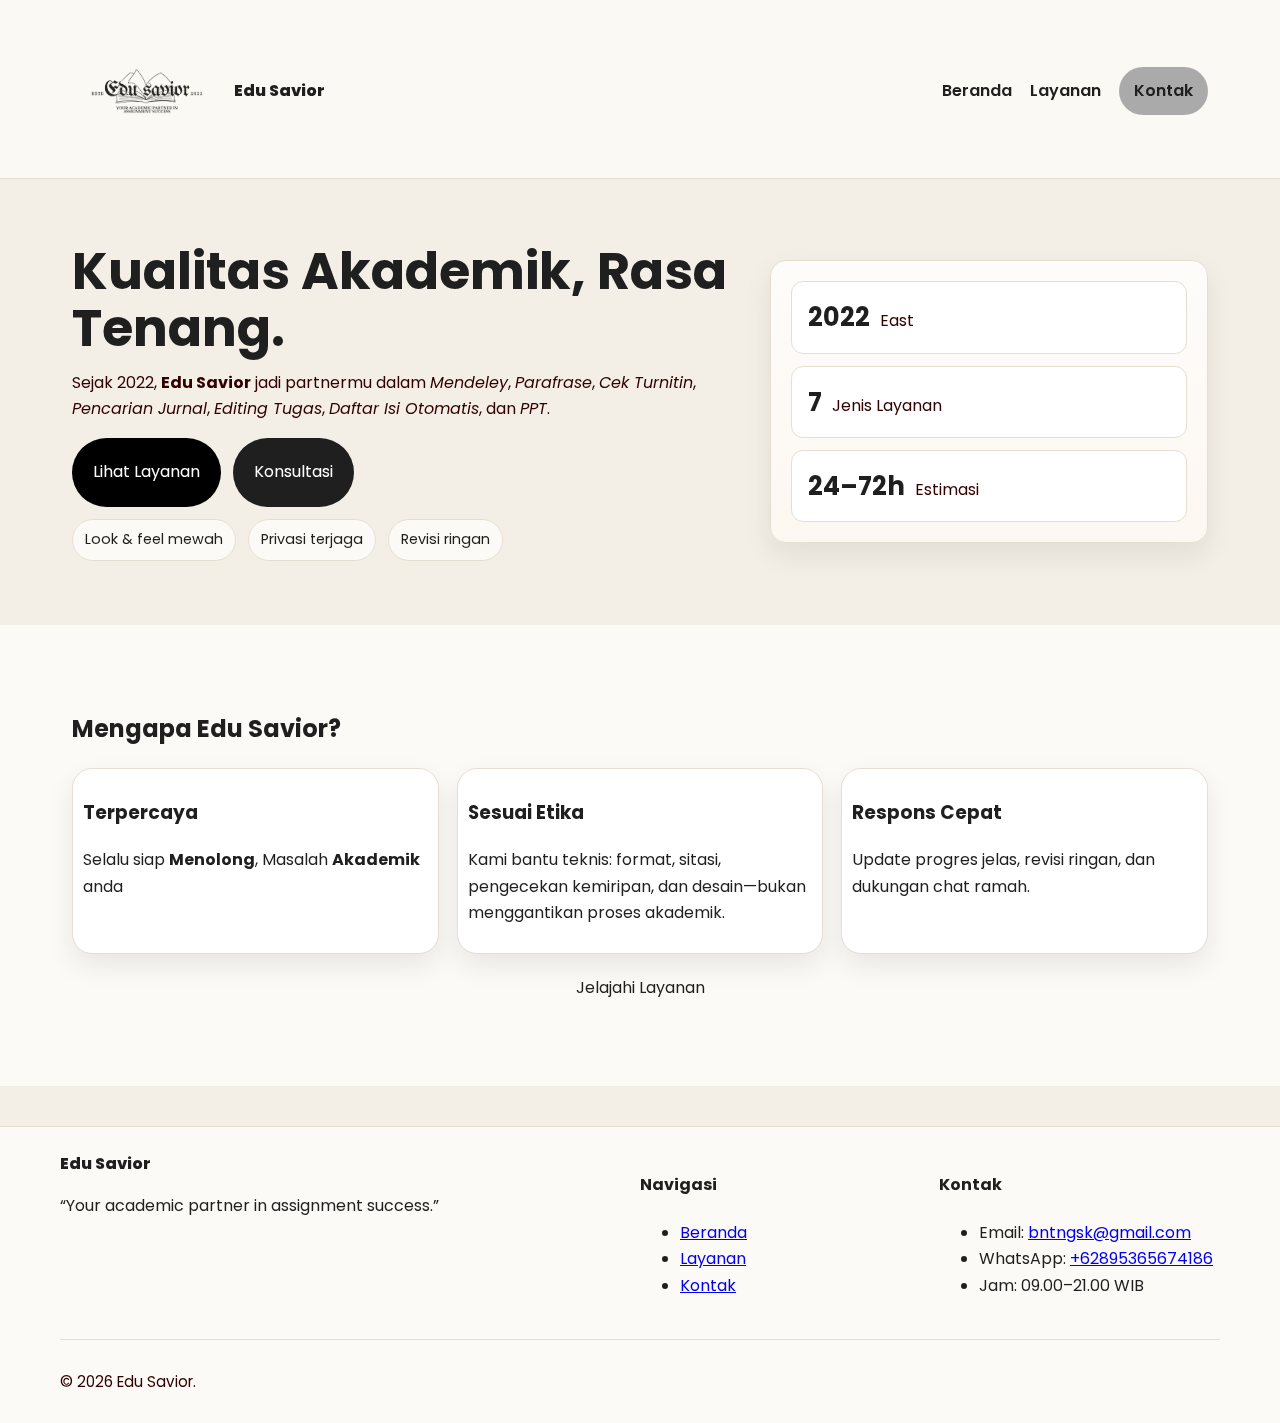
<file: index.html>
<!DOCTYPE html>
<html lang="id">
  <head>
    <meta charset="utf-8" />
    <meta name="viewport" content="width=device-width, initial-scale=1" />
    <title>Edu Savior — Jasa Akademik Terpercaya</title>
    <meta
      name="description"
      content="Edu Savior: partner akademik untuk Mendeley, Parafrase, Cek Turnitin, Pencarian Jurnal, Editing Tugas, Daftar Isi Otomatis, dan Pembuatan PPT."
    />
    <link rel="icon" href="assets/favicon.png" />
    <link rel="preconnect" href="https://fonts.gstatic.com" crossorigin />
    <link
      href="https://fonts.googleapis.com/css2?family=Poppins:wght@300;400;600;700&display=swap"
      rel="stylesheet"
    />
    <script>
      document.documentElement.classList.add("has-transitions");
    </script>

    <link rel="stylesheet" href="css/style.css" />
    <meta property="og:title" content="Edu Savior — Jasa Akademik Terpercaya" />
    <meta
      property="og:description"
      content="Partner akademikmu sejak 2022. Rapi, cepat, sesuai etika."
    />
    <meta property="og:type" content="website" />
    <meta property="og:image" content="assets/logo-edusavior.png" />
  </head>
  <body>
  
    </div>
    <header class="site-header">
      <div class="container nav">
        <a class="brand" href="index.html">
          <img
            src="gambar/1.png"
            alt="Edu Savior"
            style="width: 150px; height: 150px"
          />
          <span>Edu Savior</span>
        </a>
        <nav id="navLinks" class="nav-links">
          <a href="index.html">Beranda</a>
          <a href="layanan.html">Layanan</a>
          <a href="kontak.html" class="btn btn-primary btn-sm">Kontak</a>
        </nav>
        <button
          class="hamburger"
          id="hamburger"
          aria-label="Buka menu"
          aria-controls="navLinks"
          aria-expanded="false"
        >
          <span></span><span></span><span></span>
        </button>
      </div>
    </header>

    <section class="hero">
      <div class="container hero-grid">
        <div class="hero-copy">
          <h1>Kualitas Akademik, Rasa Tenang.</h1>
          <p>
            Sejak 2022, <strong>Edu Savior</strong> jadi partnermu dalam
            <em>Mendeley</em>, <em>Parafrase</em>, <em>Cek Turnitin</em>,
            <em>Pencarian Jurnal</em>, <em>Editing Tugas</em>,
            <em>Daftar Isi Otomatis</em>, dan <em>PPT</em>.
          </p>
          <div class="hero-cta">
            <a href="layanan.html" class="btn btn-dark">Lihat Layanan</a>
            <a href="kontak.html" class="btn btn-primary">Konsultasi</a>
          </div>
          <ul class="badges">
            <li>Look & feel mewah</li>
            <li>Privasi terjaga</li>
            <li>Revisi ringan</li>
          </ul>
        </div>
        <div class="hero-visual hero-card">
          <div class="stat">
            <div class="stat-num">2022</div>
            <div class="stat-label">East</div>
          </div>
          <div class="stat">
            <div class="stat-num">7</div>
            <div class="stat-label">Jenis Layanan</div>
          </div>
          <div class="stat">
            <div class="stat-num">24–72h</div>
            <div class="stat-label">Estimasi</div>
          </div>
        </div>
      </div>
    </section>

    <section class="section alt">
      <div class="container">
        <h2>Mengapa Edu Savior?</h2>
        <div class="grid-3">
          <article class="pill">
            <h3>Terpercaya</h3>
            <p>
              Selalu siap <strong>Menolong</strong>, Masalah
              <strong>Akademik</strong> anda
            </p>
          </article>
          <article class="pill">
            <h3>Sesuai Etika</h3>
            <p>
              Kami bantu teknis: format, sitasi, pengecekan kemiripan, dan
              desain—bukan menggantikan proses akademik.
            </p>
          </article>
          <article class="pill">
            <h3>Respons Cepat</h3>
            <p>Update progres jelas, revisi ringan, dan dukungan chat ramah.</p>
          </article>
        </div>
        <div class="center mt-20">
          <a href="layanan.html" class="btn btn-outline">Jelajahi Layanan</a>
        </div>
      </div>
    </section>

    <footer class="site-footer">
      <div class="container footer-grid">
        <div>
          <a class="brand brand-footer" href="index.html">
            <span>Edu Savior</span>
          </a>
          <p>“Your academic partner in assignment success.”</p>
        </div>
        <div>
          <h4>Navigasi</h4>
          <ul>
            <li><a href="index.html">Beranda</a></li>
            <li><a href="layanan.html">Layanan</a></li>
            <li><a href="kontak.html">Kontak</a></li>
          </ul>
        </div>
        <div>
          <h4>Kontak</h4>
          <ul>
            <li>
              Email: <a href="mailto:bntngsk@gmail.com">bntngsk@gmail.com</a>
            </li>
            <li>
              WhatsApp:
              <a
                target="_blank"
                rel="noopener"
                href="https://wa.me/62895365674186"
                >+62895365674186</a
              >
            </li>
            <li>Jam: 09.00–21.00 WIB</li>
          </ul>
        </div>
      </div>
      <div class="container footnote">
        <p>© <span id="year"></span> Edu Savior.</p>
      </div>
    </footer>

    <script src="js/script.js"></script>
  </body>
</html>
</file>
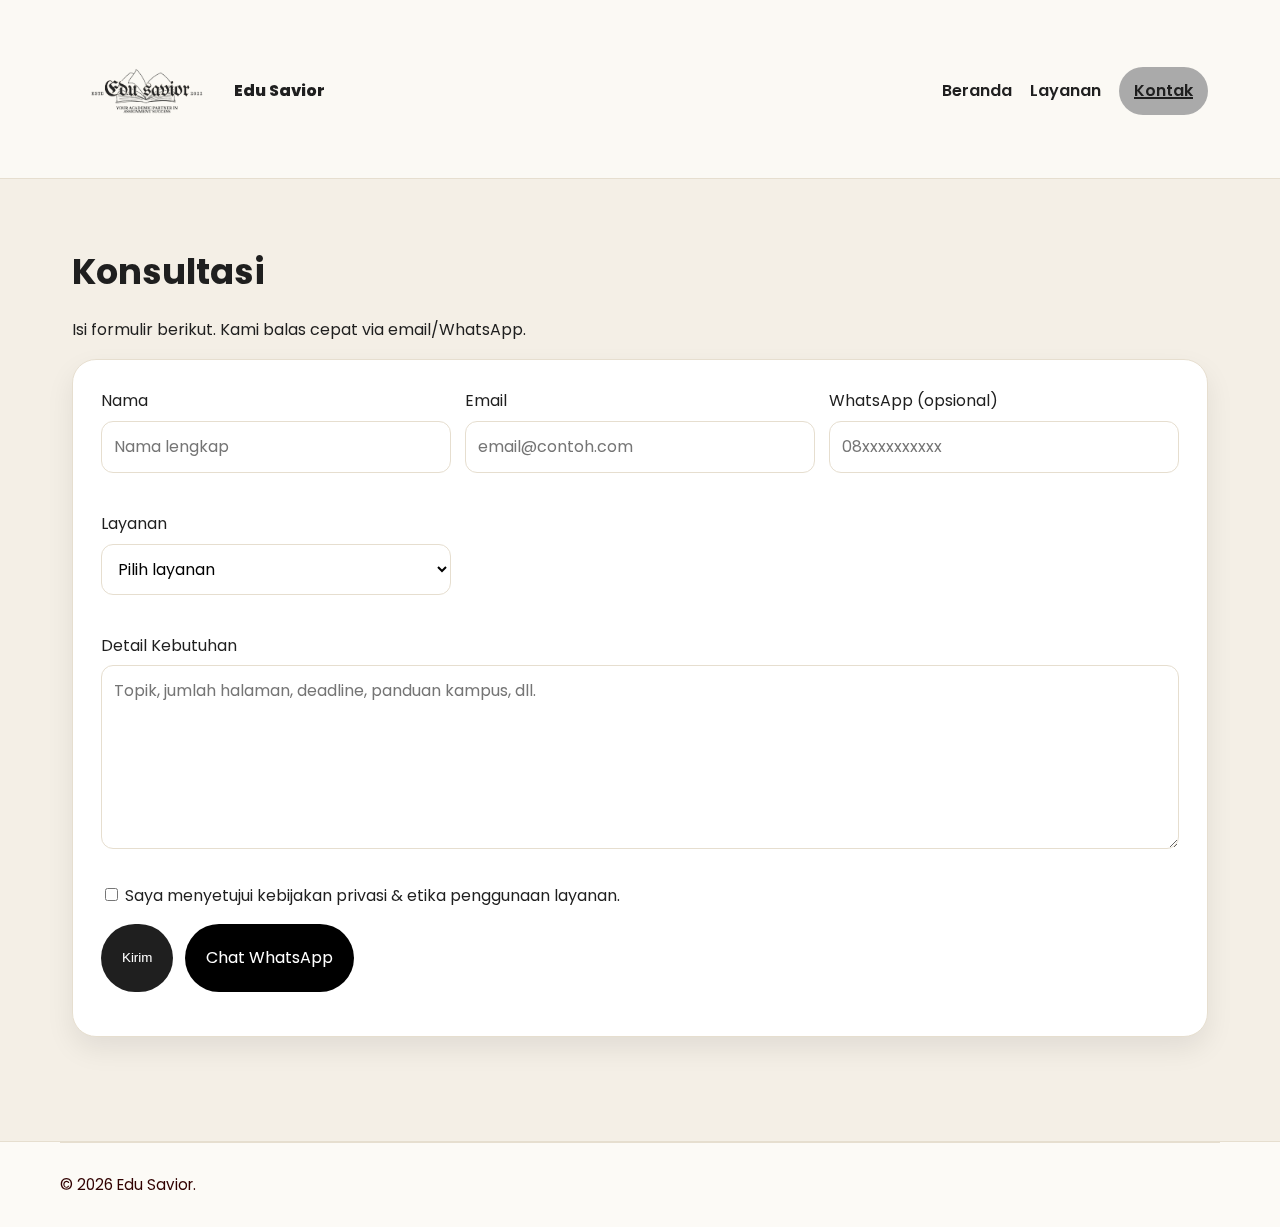
<file: kontak.html>
<!DOCTYPE html>
<html lang="id">
  <head>
    <meta name="view-transition" content="same-origin" />
    <meta charset="utf-8" />
    <meta name="viewport" content="width=device-width, initial-scale=1" />
    <title>Kontak — Edu Savior</title>
    <meta
      name="description"
      content="Hubungi Edu Savior untuk konsultasi gratis kebutuhan layanan akademikmu."
    />
    <link rel="icon" href="assets/favicon.png" />
    <link
      href="https://fonts.googleapis.com/css2?family=Poppins:wght@300;400;600;700&display=swap"
      rel="stylesheet"
    />
    <script>
      document.documentElement.classList.add("has-transitions");
    </script>

    <link rel="stylesheet" href="css/style.css" />
  </head>
  <body>
    <header class="site-header">
      <div class="container nav">
        <a class="brand" href="index.html">
          <img
            src="gambar/1.png"
            alt="Edu Savior"
            style="width: 150px; height: 150px"
          />
          <span>Edu Savior</span>
        </a>
        <nav id="navLinks" class="nav-links">
          <a href="index.html">Beranda</a>
          <a href="layanan.html">Layanan</a>
          <a
            href="kontak.html"
            aria-current="page"
            class="btn btn-primary btn-sm"
            >Kontak</a
          >
        </nav>
        <button
          class="hamburger"
          id="hamburger"
          aria-label="Buka menu"
          aria-controls="navLinks"
          aria-expanded="false"
        >
          <span></span><span></span><span></span>
        </button>
      </div>
    </header>

    <section class="section">
      <div class="container">
        <h1 class="page-title">Konsultasi</h1>
        <p class="section-sub">
          Isi formulir berikut. Kami balas cepat via email/WhatsApp.
        </p>

        <form id="contactForm" class="card-xl" novalidate>
          <div class="grid">
            <div class="field">
              <label for="nama">Nama</label>
              <input
                id="nama"
                name="nama"
                type="text"
                placeholder="Nama lengkap"
                required
              />
              <small class="error" data-for="nama"></small>
            </div>
            <div class="field">
              <label for="email">Email</label>
              <input
                id="email"
                name="email"
                type="email"
                placeholder="email@contoh.com"
                required
              />
              <small class="error" data-for="email"></small>
            </div>
            <div class="field">
              <label for="whatsapp">WhatsApp (opsional)</label>
              <input
                id="whatsapp"
                name="whatsapp"
                type="tel"
                placeholder="08xxxxxxxxxx"
              />
              <small class="error" data-for="whatsapp"></small>
            </div>
            <div class="field">
              <label for="layananSelect">Layanan</label>
              <select id="layananSelect" name="layanan">
                <option value="">Pilih layanan</option>
                <option>Mendeley</option>
                <option>Parafrase</option>
                <option>Cek Turnitin</option>
                <option>Pencarian Jurnal</option>
                <option>Editing Tugas</option>
                <option>Daftar Isi Otomatis</option>
                <option>Pembuatan PPT</option>
              </select>
              <small class="error" data-for="layananSelect"></small>
            </div>
            <div class="field field-full">
              <label for="detail">Detail Kebutuhan</label>
              <textarea
                id="detail"
                name="detail"
                rows="6"
                placeholder="Topik, jumlah halaman, deadline, panduan kampus, dll."
                required
              ></textarea>
              <small class="error" data-for="detail"></small>
            </div>
          </div>

          <div class="consent">
            <input type="checkbox" id="consent" required />
            <label for="consent"
              >Saya menyetujui kebijakan privasi & etika penggunaan
              layanan.</label
            >
            <small class="error" data-for="consent"></small>
          </div>

          <div class="form-actions">
            <button class="btn btn-primary" type="submit">Kirim</button>
            <a id="waLink" class="btn btn-dark" target="_blank" rel="noopener"
              >Chat WhatsApp</a
            >
          </div>
          <p id="formMessage" role="status" aria-live="polite"></p>
        </form>
      </div>
    </section>

    <footer class="site-footer">
      <div class="container footnote">
        <p>© <span id="year"></span> Edu Savior.</p>
      </div>
    </footer>

    <script src="js/script.js"></script>
  </body>
</html>
</file>
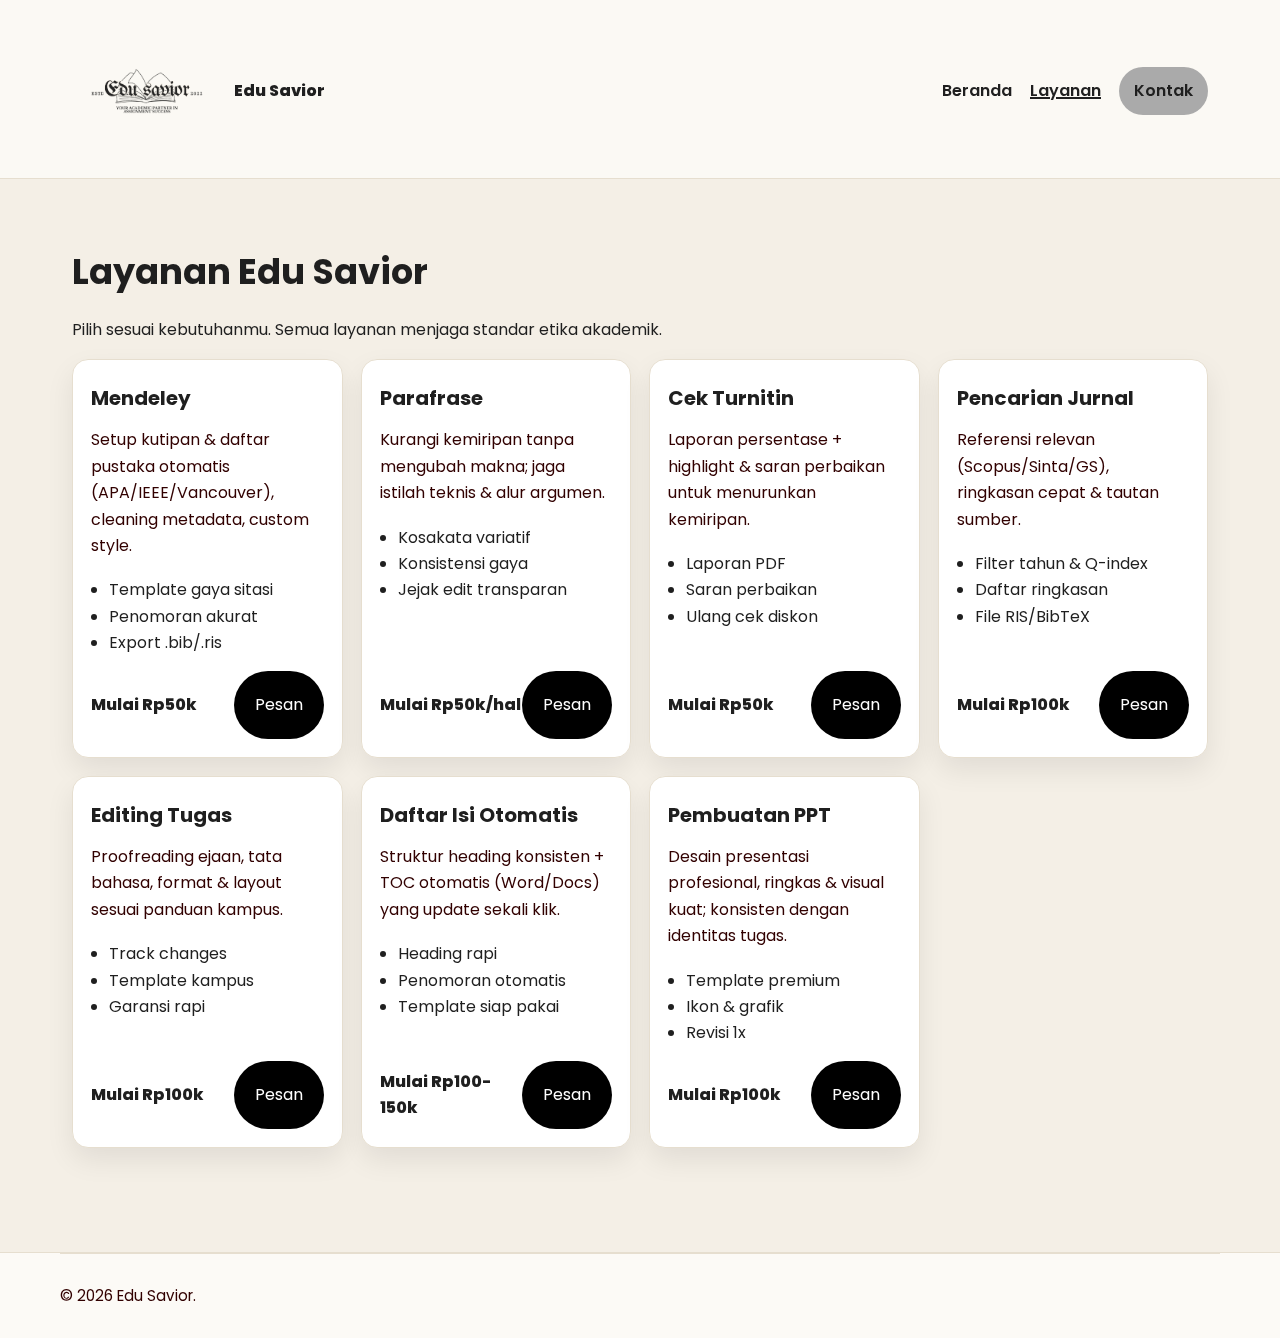
<file: layanan.html>
<!DOCTYPE html>
<html lang="id">
  <head>
    <meta name="view-transition" content="same-origin" />
    <meta charset="utf-8" />
    <meta name="viewport" content="width=device-width, initial-scale=1" />
    <title>Layanan — Edu Savior</title>
    <meta
      name="description"
      content="Daftar layanan Edu Savior: Mendeley, Parafrase, Cek Turnitin, Pencarian Jurnal, Editing, Daftar Isi Otomatis, Pembuatan PPT."
    />
    <link rel="icon" href="assets/favicon.png" />
    <link
      href="https://fonts.googleapis.com/css2?family=Poppins:wght@300;400;600;700&display=swap"
      rel="stylesheet"
    />
    <script>
      document.documentElement.classList.add("has-transitions");
    </script>

    <link rel="stylesheet" href="css/style.css" />
  </head>
  <body>
    <header class="site-header">
      <div class="container nav">
        <a class="brand" href="index.html">
          <img
            src="gambar/1.png"
            alt="Edu Savior"
            style="width: 150px; height: 150px"
          />
          <span>Edu Savior</span>
        </a>
        <nav id="navLinks" class="nav-links">
          <a href="index.html">Beranda</a>
          <a href="layanan.html" aria-current="page">Layanan</a>
          <a href="kontak.html" class="btn btn-primary btn-sm">Kontak</a>
        </nav>
        <button
          class="hamburger"
          id="hamburger"
          aria-label="Buka menu"
          aria-controls="navLinks"
          aria-expanded="false"
        >
          <span></span><span></span><span></span>
        </button>
      </div>
    </header>

    <section class="section">
      <div class="container">
        <h1 class="page-title">Layanan Edu Savior</h1>
        <p class="section-sub">
          Pilih sesuai kebutuhanmu. Semua layanan menjaga standar etika
          akademik.
        </p>

        <div class="cards">
          <article class="card">
            <h3>Mendeley</h3>
            <p>
              Setup kutipan & daftar pustaka otomatis (APA/IEEE/Vancouver),
              cleaning metadata, custom style.
            </p>
            <ul class="features">
              <li>Template gaya sitasi</li>
              <li>Penomoran akurat</li>
              <li>Export .bib/.ris</li>
            </ul>
            <div class="card-cta">
              <span class="price">Mulai Rp50k</span>
              <a class="btn btn-dark" href="kontak.html?layanan=Mendeley"
                >Pesan</a
              >
            </div>
          </article>

          <article class="card">
            <h3>Parafrase</h3>
            <p>
              Kurangi kemiripan tanpa mengubah makna; jaga istilah teknis & alur
              argumen.
            </p>
            <ul class="features">
              <li>Kosakata variatif</li>
              <li>Konsistensi gaya</li>
              <li>Jejak edit transparan</li>
            </ul>
            <div class="card-cta">
              <span class="price">Mulai Rp50k/hal</span>
              <a class="btn btn-dark" href="kontak.html?layanan=Parafrase"
                >Pesan</a
              >
            </div>
          </article>

          <article class="card">
            <h3>Cek Turnitin</h3>
            <p>
              Laporan persentase + highlight & saran perbaikan untuk menurunkan
              kemiripan.
            </p>
            <ul class="features">
              <li>Laporan PDF</li>
              <li>Saran perbaikan</li>
              <li>Ulang cek diskon</li>
            </ul>
            <div class="card-cta">
              <span class="price">Mulai Rp50k</span>
              <a class="btn btn-dark" href="kontak.html?layanan=Cek%20Turnitin"
                >Pesan</a
              >
            </div>
          </article>

          <article class="card">
            <h3>Pencarian Jurnal</h3>
            <p>
              Referensi relevan (Scopus/Sinta/GS), ringkasan cepat & tautan
              sumber.
            </p>
            <ul class="features">
              <li>Filter tahun & Q-index</li>
              <li>Daftar ringkasan</li>
              <li>File RIS/BibTeX</li>
            </ul>
            <div class="card-cta">
              <span class="price">Mulai Rp100k</span>
              <a
                class="btn btn-dark"
                href="kontak.html?layanan=Pencarian%20Jurnal"
                >Pesan</a
              >
            </div>
          </article>

          <article class="card">
            <h3>Editing Tugas</h3>
            <p>
              Proofreading ejaan, tata bahasa, format & layout sesuai panduan
              kampus.
            </p>
            <ul class="features">
              <li>Track changes</li>
              <li>Template kampus</li>
              <li>Garansi rapi</li>
            </ul>
            <div class="card-cta">
              <span class="price">Mulai Rp100k</span>
              <a class="btn btn-dark" href="kontak.html?layanan=Editing%20Tugas"
                >Pesan</a
              >
            </div>
          </article>

          <article class="card">
            <h3>Daftar Isi Otomatis</h3>
            <p>
              Struktur heading konsisten + TOC otomatis (Word/Docs) yang update
              sekali klik.
            </p>
            <ul class="features">
              <li>Heading rapi</li>
              <li>Penomoran otomatis</li>
              <li>Template siap pakai</li>
            </ul>
            <div class="card-cta">
              <span class="price">Mulai Rp100-150k</span>
              <a
                class="btn btn-dark"
                href="kontak.html?layanan=Daftar%20Isi%20Otomatis"
                >Pesan</a
              >
            </div>
          </article>

          <article class="card">
            <h3>Pembuatan PPT</h3>
            <p>
              Desain presentasi profesional, ringkas & visual kuat; konsisten
              dengan identitas tugas.
            </p>
            <ul class="features">
              <li>Template premium</li>
              <li>Ikon & grafik</li>
              <li>Revisi 1x</li>
            </ul>
            <div class="card-cta">
              <span class="price">Mulai Rp100k</span>
              <a class="btn btn-dark" href="kontak.html?layanan=Pembuatan%20PPT"
                >Pesan</a
              >
            </div>
          </article>
        </div>
      </div>
    </section>

    <footer class="site-footer">
      <div class="container footnote">
        <p>© <span id="year"></span> Edu Savior.</p>
      </div>
    </footer>

    <script src="js/script.js"></script>
  </body>
</html>
</file>
<file: css/style.css>
/* ==================== THEME / TOKENS ==================== */
:root {
  /* Palet sesuai logo krem + charcoal */
  --cream: #f4efe6;
  --cream-2: #fcfaf6;
  --charcoal: #1f1f1f;
  --charcoal-2: #310000;
  --line: #e6decf;
  --accent: #410202; /* tombol dark */
  --success: #1e7f4f;
  --danger: #b23a3a;

  --radius: 16px;
  --shadow: 0 12px 28px rgba(17, 17, 17, 0.08);

  /* Responsif spacing */
  --sp-1: clamp(4px, 0.6vw, 8px);
  --sp-2: clamp(8px, 1vw, 12px);
  --sp-3: clamp(12px, 1.6vw, 16px);
  --sp-4: clamp(16px, 2vw, 22px);
  --sp-5: clamp(20px, 2.6vw, 28px);
  --sp-6: clamp(28px, 3.2vw, 40px);
  --sp-7: clamp(40px, 5vw, 72px);

  /* Header CTA khusus (boleh ganti) */
  --header-cta: #aaaaaa;
}

* {
  box-sizing: border-box;
}
html,
body {
  margin: 0;
  padding: 0;
}
img,
svg,
video {
  max-width: 100%;
  height: auto;
  display: block;
}

body {
  font-family: "Poppins", ui-sans-serif, system-ui, -apple-system, Segoe UI,
    Roboto, Helvetica, Arial;
  color: var(--charcoal);
  background: var(--cream);
  line-height: 1.65;
  -webkit-text-size-adjust: 100%;
}

/* ======= LAYOUT UTAMA ======= */
.container {
  width: min(1160px, 92%);
  margin-inline: auto;
  padding-left: max(var(--sp-2), env(safe-area-inset-left));
  padding-right: max(var(--sp-2), env(safe-area-inset-right));
}
.section {
  padding-block: var(--sp-7);
}
.section.alt {
  background: var(--cream-2);
}
.center {
  text-align: center;
}

/* ======= BUTTONS ======= */
.btn {
  --bg: var(--accent);
  --ink: #fff;
  display: inline-flex;
  align-items: center;
  justify-content: center;
  gap: 10px;
  padding: 20px 20px;
  border-radius: 300px;
  border: 1px solid transparent;
  background: var(--bg);
  color: var(--ink);
  text-decoration: none;
  font-weight: 500px;
  transition: 0.2s ease;
  min-height: 50px; /* tap target nyaman */
}
.btn:hover {
  transform: translateY(-1px);
  box-shadow: var(--shadow);
}
.btn-primary {
  --bg: var(--charcoal);
}
.btn-dark {
  --bg: #000;
}
.btn-outline {
  --bg: transparent;
  --ink: var(--charcoal);
}
.btn-sm {
  padding: 10px 14px;
  min-height: 38px;
}

/* ======= HEADER / NAV ======= */
.site-header {
  position: sticky;
  top: 0;
  z-index: 50;
  background: rgba(252, 250, 246, 0.85);
  backdrop-filter: saturate(1.2) blur(10px);
  border-bottom: 1px solid var(--line);
  padding-top: calc(4px + env(safe-area-inset-top));
}
.nav {
  display: flex;
  align-items: center;
  justify-content: space-between;
  padding-block: 12px;
}
.brand {
  display: flex;
  align-items: center;
  gap: 12px;
  text-decoration: none;
  color: inherit;
  font-weight: 800;
}
.brand img {
  height: 34px;
  width: auto;
}
.nav-links {
  display: flex;
  align-items: center;
  gap: 18px;
}
.nav-links a {
  color: var(--charcoal);
  text-decoration: none;
  font-weight: 600;
}
.nav-links a[aria-current="page"] {
  text-decoration: underline 2px;
}
.hamburger {
  display: none;
  background: none;
  border: 0;
  padding: 8px;
}
.hamburger span {
  display: block;
  width: 26px;
  height: 2px;
  background: var(--charcoal);
  margin: 6px 0;
}
/* CTA header warna khusus */
.site-header .btn-primary {
  --bg: var(--header-cta);
  --ink: #fff;
}

/* ======= HERO ======= */
.hero {
  padding-block: var(--sp-7);
}
.hero-grid {
  display: grid;
  grid-template-columns: 1.2fr 0.8fr;
  align-items: center;
  gap: var(--sp-6);
}
.hero h1 {
  font-size: clamp(2rem, 4.2vw, 3.2rem);
  line-height: 1.12;
  margin: 0 0 var(--sp-2);
}
.hero p {
  color: var(--charcoal-2);
  margin: 0 0 var(--sp-3);
}
.hero-cta {
  display: flex;
  gap: 12px;
  flex-wrap: wrap;
}
.badges {
  display: flex;
  gap: 12px;
  list-style: none;
  padding: 0;
  margin: var(--sp-2) 0 0;
}
.badges li {
  border: 1px solid var(--line);
  background: var(--cream-2);
  padding: 8px 12px;
  border-radius: 999px;
  font-size: clamp(0.9rem, 1vw, 1rem);
}
.hero-card {
  display: grid;
  gap: 12px;
  padding: 20px;
  border-radius: var(--radius);
  background: linear-gradient(180deg, #ffffffcc, #fff9f4cc);
  border: 1px solid var(--line);
  box-shadow: var(--shadow);
}
.stat {
  display: flex;
  align-items: baseline;
  gap: 10px;
  border: 1px solid var(--line);
  padding: 14px 16px;
  border-radius: 12px;
  background: #fff;
}
.stat-num {
  font-weight: 700;
  font-size: clamp(1.1rem, 2.4vw, 1.6rem);
}
.stat-label {
  color: var(--charcoal-2);
}

/* ======= CARDS (layanan) ======= */
.cards {
  display: grid;
  grid-template-columns: repeat(auto-fit, minmax(260px, 1fr)); /* adaptif */
  gap: 18px;
}
.card {
  background: #fff;
  border: 1px solid var(--line);
  border-radius: var(--radius);
  padding: 18px;
  box-shadow: var(--shadow);
  display: flex;
  flex-direction: column;
  gap: 8px;
}
.card h3 {
  margin: 4px 0;
  font-size: clamp(1.05rem, 1.6vw, 1.25rem);
}
.card p {
  color: var(--charcoal-2);
  margin: 0;
}
.card .features {
  margin: 10px 0 6px;
  padding: 0 0 0 18px;
  color: var(--charcoal);
}
.card-cta {
  margin-top: auto;
  display: flex;
  align-items: center;
  justify-content: space-between;
}
.price {
  font-weight: 800;
}

/* ======= PILLS / FEATURE GRID ======= */
.grid-3 {
  display: grid;
  grid-template-columns: repeat(auto-fit, minmax(260px, 1fr));
  gap: 18px;
}
.pill {
  background: #fff;
  border: 1px solid var(--line);
  border-radius: 20px;
  padding: 10px;
  box-shadow: var(--shadow);
}

/* ======= FORM ======= */
.card-xl {
  background: #fff;
  border: 1px solid var(--line);
  border-radius: 24px;
  padding: clamp(18px, 2.4vw, 28px);
  box-shadow: var(--shadow);
}
.grid {
  display: grid;
  grid-template-columns: repeat(auto-fit, minmax(260px, 1fr));
  gap: 14px;
}
.field {
  display: flex;
  flex-direction: column;
  gap: 6px;
}
.field-full {
  grid-column: 1 / -1;
}
input,
select,
textarea {
  background: #fff;
  border: 1px solid var(--line);
  border-radius: 12px;
  padding: 12px 12px;
  font: inherit;
  min-height: px;
}
textarea {
  min-height: 140px;
}
input:focus,
select:focus,
textarea:focus {
  outline: 2px solid rgba(31, 31, 31, 0.2);
}
.error {
  color: var(--danger);
  min-height: 18px;
}
.consent {
  margin: 10px 0 14px;
}
.form-actions {
  display: flex;
  gap: 12px;
  flex-wrap: wrap;
}
#formMessage {
  margin-top: 8px;
}

/* ======= FOOTER ======= */
.site-footer {
  background: var(--cream-2);
  border-top: 1px solid var(--line);
  margin-top: var(--sp-6);
}
.footer-grid {
  display: grid;
  grid-template-columns: 2fr 1fr 1fr;
  gap: 18px;
  padding: 24px 0;
}
.brand-footer img {
  height: 28px;
}
.footnote {
  border-top: 1px solid var(--line);
  padding: 14px 0;
  color: var(--charcoal-2);
  font-size: 0.95rem;
}

/* ======= PAGE TITLE ======= */
.page-title {
  font-size: clamp(1.6rem, 3vw, 2.2rem);
  margin: 0 0 10px;
}

/* ----------------- BREAKPOINTS ----------------- */
@media (max-width: 1200px) {
  .hero-grid {
    grid-template-columns: 1fr 1fr;
  }
}
@media (max-width: 992px) {
  .hero-grid {
    grid-template-columns: 1fr;
  }
  .nav-links {
    display: none;
  }
  .hamburger {
    display: inline-block;
  }
}
@media (max-width: 768px) {
  .badges {
    flex-wrap: wrap;
  }
  .footer-grid {
    grid-template-columns: 1fr 1fr;
  }
}
@media (max-width: 576px) {
  .footer-grid {
    grid-template-columns: 1fr;
  }
}
/* Lanskap hp pendek: jangan terlalu tinggi paddings */
@media (max-height: 600px) and (orientation: landscape) {
  .hero {
    padding-block: var(--sp-6);
  }
}

/* ==================== PAGE TRANSITIONS (tetap dari versi sebelumnya) ==================== */
:root {
  --fx-dur: 520ms;
  --fx-ease: cubic-bezier(0.2, 0.7, 0, 1);
  --fx-blur: 10px;
  --fx-translate: 10px;
}
html.has-transitions body {
  will-change: opacity, transform, filter;
}
html.has-transitions body.page-enter {
  opacity: 0;
  transform: translateY(var(--fx-translate));
  filter: blur(var(--fx-blur)) saturate(0.98);
}
html.has-transitions body.page-enter-active {
  opacity: 1;
  transform: none;
  filter: none;
  transition: opacity var(--fx-dur) var(--fx-ease) 40ms,
    transform calc(var(--fx-dur) + 80ms) var(--fx-ease),
    filter calc(var(--fx-dur) + 80ms) var(--fx-ease);
}
html.has-transitions body.page-exit {
  opacity: 1;
}
html.has-transitions body.page-exit-active {
  opacity: 0;
  transform: translateY(6px);
  filter: blur(var(--fx-blur));
  transition: opacity var(--fx-dur) var(--fx-ease),
    transform var(--fx-dur) var(--fx-ease), filter var(--fx-dur) var(--fx-ease);
}
@media (prefers-reduced-motion: reduce) {
  html.has-transitions body.page-enter,
  html.has-transitions body.page-exit-active {
    opacity: 1 !important;
    transform: none !important;
    filter: none !important;
    transition: none !important;
  }
}
/* Aesthetic vignette */
html.has-transitions body::after {
  content: "";
  position: fixed;
  inset: 0;
  pointer-events: none;
  background: radial-gradient(
    80% 60% at 50% 10%,
    transparent,
    rgba(0, 0, 0, 0.06)
  );
  opacity: 0;
  transition: opacity var(--fx-dur) var(--fx-ease);
}
html.has-transitions body.page-enter-active::after {
  opacity: 0.08;
}
html.has-transitions body.page-exit-active::after {
  opacity: 0.12;
}
</file>
